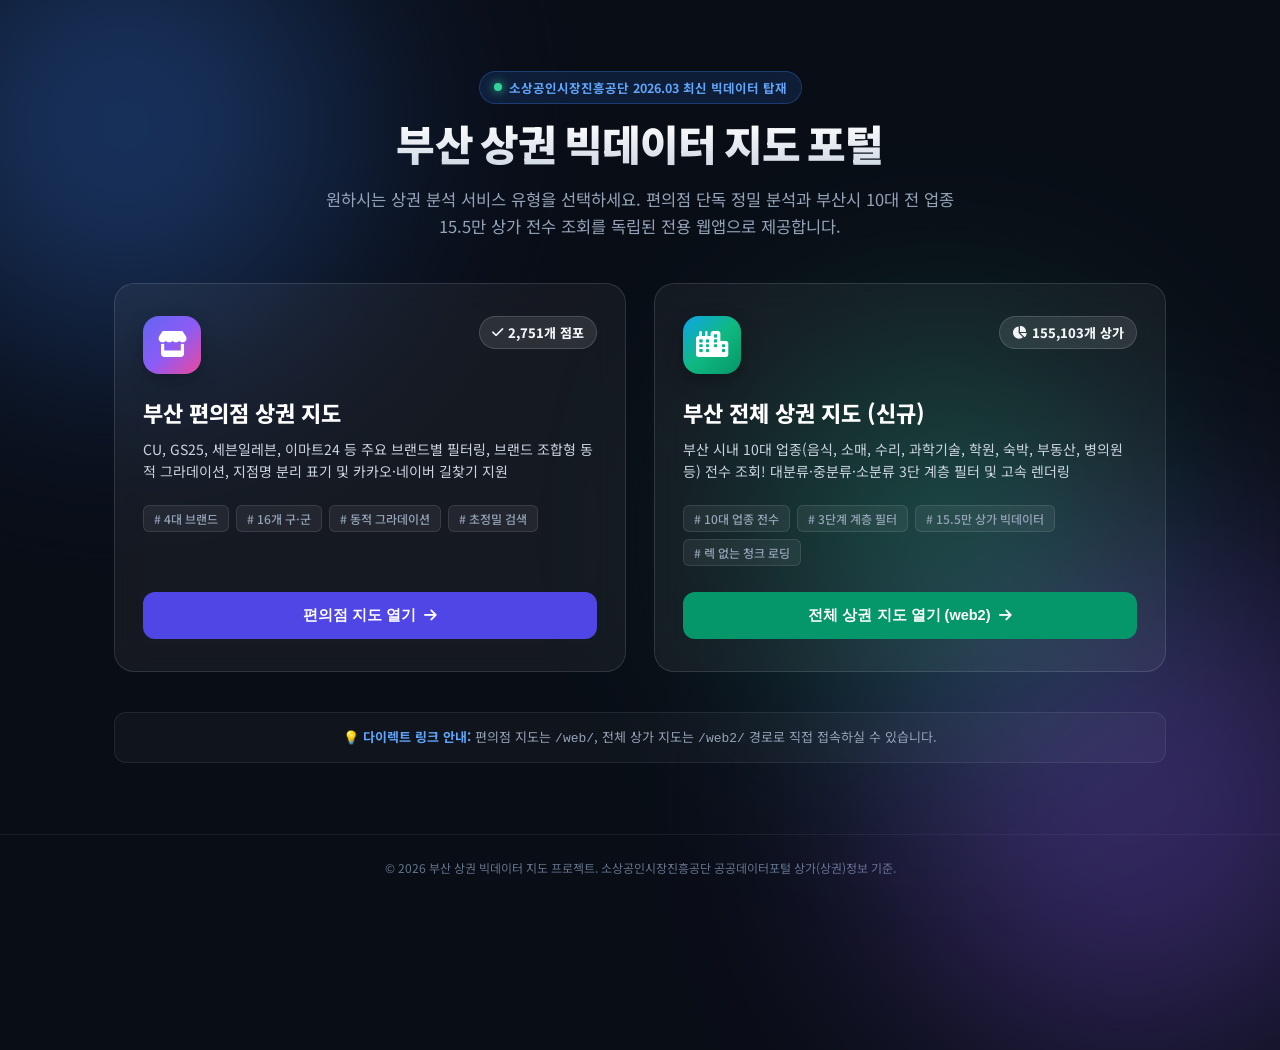
<file: index.html>
<!DOCTYPE html>
<html lang="ko">
<head>
  <meta charset="UTF-8">
  <meta name="viewport" content="width=device-width, initial-scale=1.0, maximum-scale=1.0, user-scalable=no">
  <title>부산 상권 빅데이터 지도 포털 | Busan Commercial Data Portal</title>
  <meta name="description" content="부산광역시 소상공인 상가(상권)정보 빅데이터를 바탕으로 한 인터랙티브 지도 포털. 편의점 특화 지도 및 15.5만 부산 전체 상가 업종별 지도를 제공합니다.">
  
  <!-- Font Awesome -->
  <link rel="stylesheet" href="https://cdnjs.cloudflare.com/ajax/libs/font-awesome/6.5.1/css/all.min.css"/>
  <!-- Google Fonts: Outfit & Noto Sans KR -->
  <link rel="preconnect" href="https://fonts.googleapis.com">
  <link rel="preconnect" href="https://fonts.gstatic.com" crossorigin>
  <link href="https://fonts.googleapis.com/css2?family=Noto+Sans+KR:wght@300;400;500;600;700;800;900&family=Outfit:wght@400;600;700;800&display=swap" rel="stylesheet">

  <style>
    :root {
      --primary: #2563eb;
      --primary-gradient: linear-gradient(135deg, #1e40af 0%, #3b82f6 50%, #60a5fa 100%);
      --accent-cvs: linear-gradient(135deg, #6366f1 0%, #8b5cf6 50%, #ec4899 100%);
      --accent-all: linear-gradient(135deg, #0ea5e9 0%, #10b981 50%, #059669 100%);
      --bg-dark: #090d16;
      --card-bg: rgba(255, 255, 255, 0.05);
      --card-border: rgba(255, 255, 255, 0.12);
      --text-main: #f8fafc;
      --text-muted: #94a3b8;
    }

    * {
      box-sizing: border-box;
      margin: 0;
      padding: 0;
      -webkit-tap-highlight-color: transparent;
    }

    body {
      font-family: 'Noto Sans KR', -apple-system, sans-serif;
      background-color: var(--bg-dark);
      color: var(--text-main);
      min-height: 100vh;
      min-height: 100dvh;
      display: flex;
      flex-direction: column;
      justify-content: space-between;
      position: relative;
      overflow-x: hidden;
    }

    /* Background Ambient Glows */
    .glow-circle {
      position: absolute;
      border-radius: 50%;
      filter: blur(120px);
      pointer-events: none;
      z-index: 0;
      opacity: 0.35;
    }
    .glow-1 {
      width: 450px;
      height: 450px;
      background: #3b82f6;
      top: -100px;
      left: -100px;
    }
    .glow-2 {
      width: 500px;
      height: 500px;
      background: #8b5cf6;
      bottom: -150px;
      right: -100px;
    }
    .glow-3 {
      width: 350px;
      height: 350px;
      background: #10b981;
      top: 40%;
      left: 60%;
    }

    /* Container */
    .portal-container {
      position: relative;
      z-index: 1;
      max-width: 1100px;
      margin: 0 auto;
      padding: 40px 24px;
      width: 100%;
      flex: 1;
      display: flex;
      flex-direction: column;
      justify-content: center;
    }

    /* Header */
    .portal-header {
      text-align: center;
      margin-bottom: 44px;
    }

    .badge-pill {
      display: inline-flex;
      align-items: center;
      gap: 7px;
      padding: 6px 14px;
      background: rgba(59, 130, 246, 0.15);
      border: 1px solid rgba(59, 130, 246, 0.3);
      border-radius: 30px;
      font-size: 12.5px;
      font-weight: 700;
      color: #60a5fa;
      margin-bottom: 16px;
      backdrop-filter: blur(10px);
    }

    .badge-pill .pulse-dot {
      width: 8px;
      height: 8px;
      background-color: #34d399;
      border-radius: 50%;
      box-shadow: 0 0 10px #34d399;
      animation: pulse 2s infinite;
    }

    @keyframes pulse {
      0% { transform: scale(0.95); box-shadow: 0 0 0 0 rgba(52, 211, 153, 0.7); }
      70% { transform: scale(1); box-shadow: 0 0 0 8px rgba(52, 211, 153, 0); }
      100% { transform: scale(0.95); box-shadow: 0 0 0 0 rgba(52, 211, 153, 0); }
    }

    .portal-title {
      font-family: 'Outfit', 'Noto Sans KR', sans-serif;
      font-size: clamp(28px, 4.5vw, 42px);
      font-weight: 900;
      letter-spacing: -0.8px;
      line-height: 1.25;
      margin-bottom: 14px;
      background: linear-gradient(180deg, #ffffff 0%, #cbd5e1 100%);
      -webkit-background-clip: text;
      -webkit-text-fill-color: transparent;
    }

    .portal-subtitle {
      font-size: clamp(14px, 2vw, 16.5px);
      color: var(--text-muted);
      max-width: 640px;
      margin: 0 auto;
      line-height: 1.6;
    }

    /* Services Grid */
    .services-grid {
      display: grid;
      grid-template-columns: repeat(auto-fit, minmax(320px, 1fr));
      gap: 28px;
      margin-bottom: 40px;
    }

    /* Service Card */
    .service-card {
      background: var(--card-bg);
      border: 1px solid var(--card-border);
      border-radius: 20px;
      padding: 32px 28px;
      position: relative;
      overflow: hidden;
      display: flex;
      flex-direction: column;
      justify-content: space-between;
      backdrop-filter: blur(16px);
      transition: all 0.35s cubic-bezier(0.16, 1, 0.3, 1);
      text-decoration: none;
      color: inherit;
    }

    .service-card::before {
      content: '';
      position: absolute;
      top: 0;
      left: 0;
      right: 0;
      height: 4px;
      opacity: 0;
      transition: opacity 0.3s ease;
    }

    .service-card.cvs::before {
      background: var(--accent-cvs);
    }

    .service-card.all::before {
      background: var(--accent-all);
    }

    .service-card:hover {
      transform: translateY(-6px);
      border-color: rgba(255, 255, 255, 0.25);
      background: rgba(255, 255, 255, 0.08);
      box-shadow: 0 20px 40px rgba(0, 0, 0, 0.4);
    }

    .service-card:hover::before {
      opacity: 1;
    }

    /* Card Header */
    .card-top {
      display: flex;
      justify-content: space-between;
      align-items: flex-start;
      margin-bottom: 22px;
    }

    .icon-box {
      width: 58px;
      height: 58px;
      border-radius: 16px;
      display: flex;
      align-items: center;
      justify-content: center;
      font-size: 26px;
      box-shadow: 0 8px 20px rgba(0, 0, 0, 0.25);
    }

    .service-card.cvs .icon-box {
      background: var(--accent-cvs);
      color: #ffffff;
    }

    .service-card.all .icon-box {
      background: var(--accent-all);
      color: #ffffff;
    }

    .count-tag {
      padding: 6px 12px;
      border-radius: 20px;
      font-size: 13px;
      font-weight: 800;
      background: rgba(255, 255, 255, 0.1);
      border: 1px solid rgba(255, 255, 255, 0.15);
      color: #f1f5f9;
      display: inline-flex;
      align-items: center;
      gap: 5px;
    }

    .card-title {
      font-size: 22px;
      font-weight: 800;
      color: #ffffff;
      margin-bottom: 10px;
      display: flex;
      align-items: center;
      gap: 8px;
    }

    .card-desc {
      font-size: 14px;
      color: #cbd5e1;
      line-height: 1.6;
      margin-bottom: 22px;
    }

    /* Feature Tags */
    .feature-list {
      display: flex;
      flex-wrap: wrap;
      gap: 7px;
      margin-bottom: 26px;
    }

    .feature-tag {
      background: rgba(255, 255, 255, 0.06);
      border: 1px solid rgba(255, 255, 255, 0.1);
      padding: 4px 10px;
      border-radius: 6px;
      font-size: 12px;
      color: #94a3b8;
      font-weight: 500;
    }

    /* Action Button */
    .action-btn {
      width: 100%;
      padding: 14px;
      border-radius: 12px;
      font-size: 14.5px;
      font-weight: 800;
      text-align: center;
      display: flex;
      align-items: center;
      justify-content: center;
      gap: 8px;
      transition: all 0.25s ease;
      cursor: pointer;
      border: none;
    }

    .service-card.cvs .action-btn {
      background: #4f46e5;
      color: #ffffff;
    }
    .service-card.cvs:hover .action-btn {
      background: #6366f1;
      box-shadow: 0 0 20px rgba(99, 102, 241, 0.5);
    }

    .service-card.all .action-btn {
      background: #059669;
      color: #ffffff;
    }
    .service-card.all:hover .action-btn {
      background: #10b981;
      box-shadow: 0 0 20px rgba(16, 185, 129, 0.5);
    }

    /* Info Strip */
    .info-strip {
      text-align: center;
      padding: 14px 20px;
      background: rgba(255, 255, 255, 0.03);
      border: 1px solid rgba(255, 255, 255, 0.08);
      border-radius: 12px;
      font-size: 13px;
      color: var(--text-muted);
      line-height: 1.5;
    }

    .info-strip strong {
      color: #60a5fa;
    }

    /* Footer */
    .portal-footer {
      text-align: center;
      padding: 24px;
      font-size: 12px;
      color: #64748b;
      border-top: 1px solid rgba(255, 255, 255, 0.06);
    }

    @media (max-width: 768px) {
      .portal-container {
        padding: 30px 16px;
      }
      .services-grid {
        grid-template-columns: 1fr;
        gap: 20px;
      }
      .service-card {
        padding: 24px 20px;
      }
    }
  </style>
</head>
<body>

  <!-- Glow Backgrounds -->
  <div class="glow-circle glow-1"></div>
  <div class="glow-circle glow-2"></div>
  <div class="glow-circle glow-3"></div>

  <!-- Portal Container -->
  <div class="portal-container">
    
    <!-- Header -->
    <header class="portal-header">
      <div class="badge-pill">
        <span class="pulse-dot"></span>
        <span>소상공인시장진흥공단 2026.03 최신 빅데이터 탑재</span>
      </div>
      <h1 class="portal-title">부산 상권 빅데이터 지도 포털</h1>
      <p class="portal-subtitle">
        원하시는 상권 분석 서비스 유형을 선택하세요. 편의점 단독 정밀 분석과 부산시 10대 전 업종 15.5만 상가 전수 조회를 독립된 전용 웹앱으로 제공합니다.
      </p>
    </header>

    <!-- Cards Grid -->
    <div class="services-grid">

      <!-- 1. 편의점 특화 지도 (web) -->
      <a href="web/index.html" class="service-card cvs">
        <div>
          <div class="card-top">
            <div class="icon-box"><i class="fa-solid fa-store"></i></div>
            <div class="count-tag"><i class="fa-solid fa-check"></i> 2,751개 점포</div>
          </div>
          <h2 class="card-title">부산 편의점 상권 지도</h2>
          <p class="card-desc">
            CU, GS25, 세븐일레븐, 이마트24 등 주요 브랜드별 필터링, 브랜드 조합형 동적 그라데이션, 지점명 분리 표기 및 카카오·네이버 길찾기 지원
          </p>
          <div class="feature-list">
            <span class="feature-tag"># 4대 브랜드</span>
            <span class="feature-tag"># 16개 구·군</span>
            <span class="feature-tag"># 동적 그라데이션</span>
            <span class="feature-tag"># 초정밀 검색</span>
          </div>
        </div>
        <button class="action-btn">
          <span>편의점 지도 열기</span>
          <i class="fa-solid fa-arrow-right"></i>
        </button>
      </a>

      <!-- 2. 부산 전체 상가 상권 지도 (web2) -->
      <a href="web2/index.html" class="service-card all">
        <div>
          <div class="card-top">
            <div class="icon-box"><i class="fa-solid fa-city"></i></div>
            <div class="count-tag"><i class="fa-solid fa-chart-pie"></i> 155,103개 상가</div>
          </div>
          <h2 class="card-title">부산 전체 상권 지도 (신규)</h2>
          <p class="card-desc">
            부산 시내 10대 업종(음식, 소매, 수리, 과학기술, 학원, 숙박, 부동산, 병의원 등) 전수 조회! 대분류·중분류·소분류 3단 계층 필터 및 고속 렌더링
          </p>
          <div class="feature-list">
            <span class="feature-tag"># 10대 업종 전수</span>
            <span class="feature-tag"># 3단계 계층 필터</span>
            <span class="feature-tag"># 15.5만 상가 빅데이터</span>
            <span class="feature-tag"># 렉 없는 청크 로딩</span>
          </div>
        </div>
        <button class="action-btn">
          <span>전체 상권 지도 열기 (web2)</span>
          <i class="fa-solid fa-arrow-right"></i>
        </button>
      </a>

    </div>

    <!-- Direct Links Info Strip -->
    <div class="info-strip">
      💡 <strong>다이렉트 링크 안내:</strong> 편의점 지도는 <code>/web/</code>, 전체 상가 지도는 <code>/web2/</code> 경로로 직접 접속하실 수 있습니다.
    </div>

  </div>

  <!-- Footer -->
  <footer class="portal-footer">
    <p>&copy; 2026 부산 상권 빅데이터 지도 프로젝트. 소상공인시장진흥공단 공공데이터포털 상가(상권)정보 기준.</p>
  </footer>

</body>
</html>
</file>
